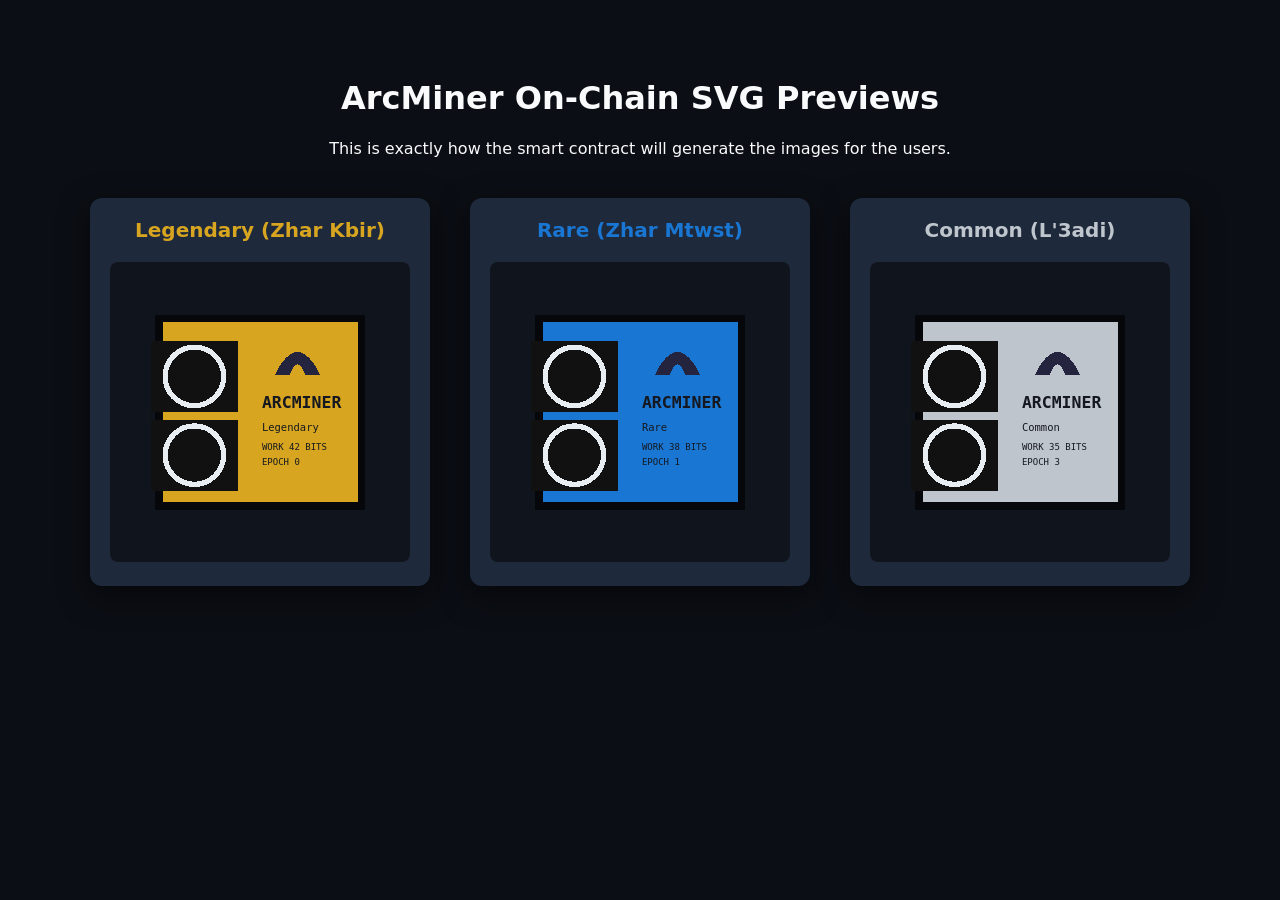
<file: web/preview-nfts.html>
<!DOCTYPE html>
<html lang="en">
<head>
    <meta charset="UTF-8">
    <meta name="viewport" content="width=device-width, initial-scale=1.0">
    <title>ArcMiner NFT Previews</title>
    <style>
        body {
            background-color: #0b0e14;
            color: #f8fafc;
            font-family: system-ui, -apple-system, sans-serif;
            text-align: center;
            padding: 50px;
        }
        .container {
            display: flex;
            justify-content: center;
            gap: 40px;
            flex-wrap: wrap;
            margin-top: 40px;
        }
        .nft-card {
            background: #1e293b;
            padding: 20px;
            border-radius: 12px;
            box-shadow: 0 10px 30px rgba(0,0,0,0.5);
            width: 300px;
        }
        .nft-card h3 {
            margin-top: 0;
            margin-bottom: 20px;
            font-size: 20px;
        }
        svg {
            width: 100%;
            height: auto;
            border-radius: 8px;
        }
    </style>
</head>
<body>
    <h1>ArcMiner On-Chain SVG Previews</h1>
    <p>This is exactly how the smart contract will generate the images for the users.</p>
    
    <div class="container">
        
        <!-- LEGENDARY -->
        <div class="nft-card">
            <h3 style="color:#d7a51f">Legendary (Zhar Kbir)</h3>
            <svg xmlns="http://www.w3.org/2000/svg" viewBox="0 0 800 800" shape-rendering="crispEdges">
                <rect width="800" height="800" fill="#10141c"/>
                <rect x="130" y="150" width="540" height="500" fill="#d7a51f" stroke="#05070a" stroke-width="20"/>
                <rect x="110" y="210" width="230" height="190" fill="#111"/>
                <rect x="110" y="420" width="230" height="190" fill="#111"/>
                <circle cx="225" cy="305" r="78" fill="none" stroke="#e8edf2" stroke-width="14"/>
                <circle cx="225" cy="515" r="78" fill="none" stroke="#e8edf2" stroke-width="14"/>
                <path d="M440 300 Q500 180 560 300 L520 300 Q500 245 480 300 Z" fill="#24243e"/>
                <text x="405" y="390" font-family="monospace" font-size="44" font-weight="700" fill="#151820">ARCMINER</text>
                <text x="405" y="450" font-family="monospace" font-size="28" fill="#151820">Legendary</text>
                <text x="405" y="500" font-family="monospace" font-size="24" fill="#151820">WORK 42 BITS</text>
                <text x="405" y="540" font-family="monospace" font-size="24" fill="#151820">EPOCH 0</text>
            </svg>
        </div>

        <!-- RARE -->
        <div class="nft-card">
            <h3 style="color:#1976d2">Rare (Zhar Mtwst)</h3>
            <svg xmlns="http://www.w3.org/2000/svg" viewBox="0 0 800 800" shape-rendering="crispEdges">
                <rect width="800" height="800" fill="#10141c"/>
                <rect x="130" y="150" width="540" height="500" fill="#1976d2" stroke="#05070a" stroke-width="20"/>
                <rect x="110" y="210" width="230" height="190" fill="#111"/>
                <rect x="110" y="420" width="230" height="190" fill="#111"/>
                <circle cx="225" cy="305" r="78" fill="none" stroke="#e8edf2" stroke-width="14"/>
                <circle cx="225" cy="515" r="78" fill="none" stroke="#e8edf2" stroke-width="14"/>
                <path d="M440 300 Q500 180 560 300 L520 300 Q500 245 480 300 Z" fill="#24243e"/>
                <text x="405" y="390" font-family="monospace" font-size="44" font-weight="700" fill="#151820">ARCMINER</text>
                <text x="405" y="450" font-family="monospace" font-size="28" fill="#151820">Rare</text>
                <text x="405" y="500" font-family="monospace" font-size="24" fill="#151820">WORK 38 BITS</text>
                <text x="405" y="540" font-family="monospace" font-size="24" fill="#151820">EPOCH 1</text>
            </svg>
        </div>

        <!-- COMMON -->
        <div class="nft-card">
            <h3 style="color:#bfc5cc">Common (L'3adi)</h3>
            <svg xmlns="http://www.w3.org/2000/svg" viewBox="0 0 800 800" shape-rendering="crispEdges">
                <rect width="800" height="800" fill="#10141c"/>
                <rect x="130" y="150" width="540" height="500" fill="#bfc5cc" stroke="#05070a" stroke-width="20"/>
                <rect x="110" y="210" width="230" height="190" fill="#111"/>
                <rect x="110" y="420" width="230" height="190" fill="#111"/>
                <circle cx="225" cy="305" r="78" fill="none" stroke="#e8edf2" stroke-width="14"/>
                <circle cx="225" cy="515" r="78" fill="none" stroke="#e8edf2" stroke-width="14"/>
                <path d="M440 300 Q500 180 560 300 L520 300 Q500 245 480 300 Z" fill="#24243e"/>
                <text x="405" y="390" font-family="monospace" font-size="44" font-weight="700" fill="#151820">ARCMINER</text>
                <text x="405" y="450" font-family="monospace" font-size="28" fill="#151820">Common</text>
                <text x="405" y="500" font-family="monospace" font-size="24" fill="#151820">WORK 35 BITS</text>
                <text x="405" y="540" font-family="monospace" font-size="24" fill="#151820">EPOCH 3</text>
            </svg>
        </div>

    </div>
</body>
</html>
</file>
